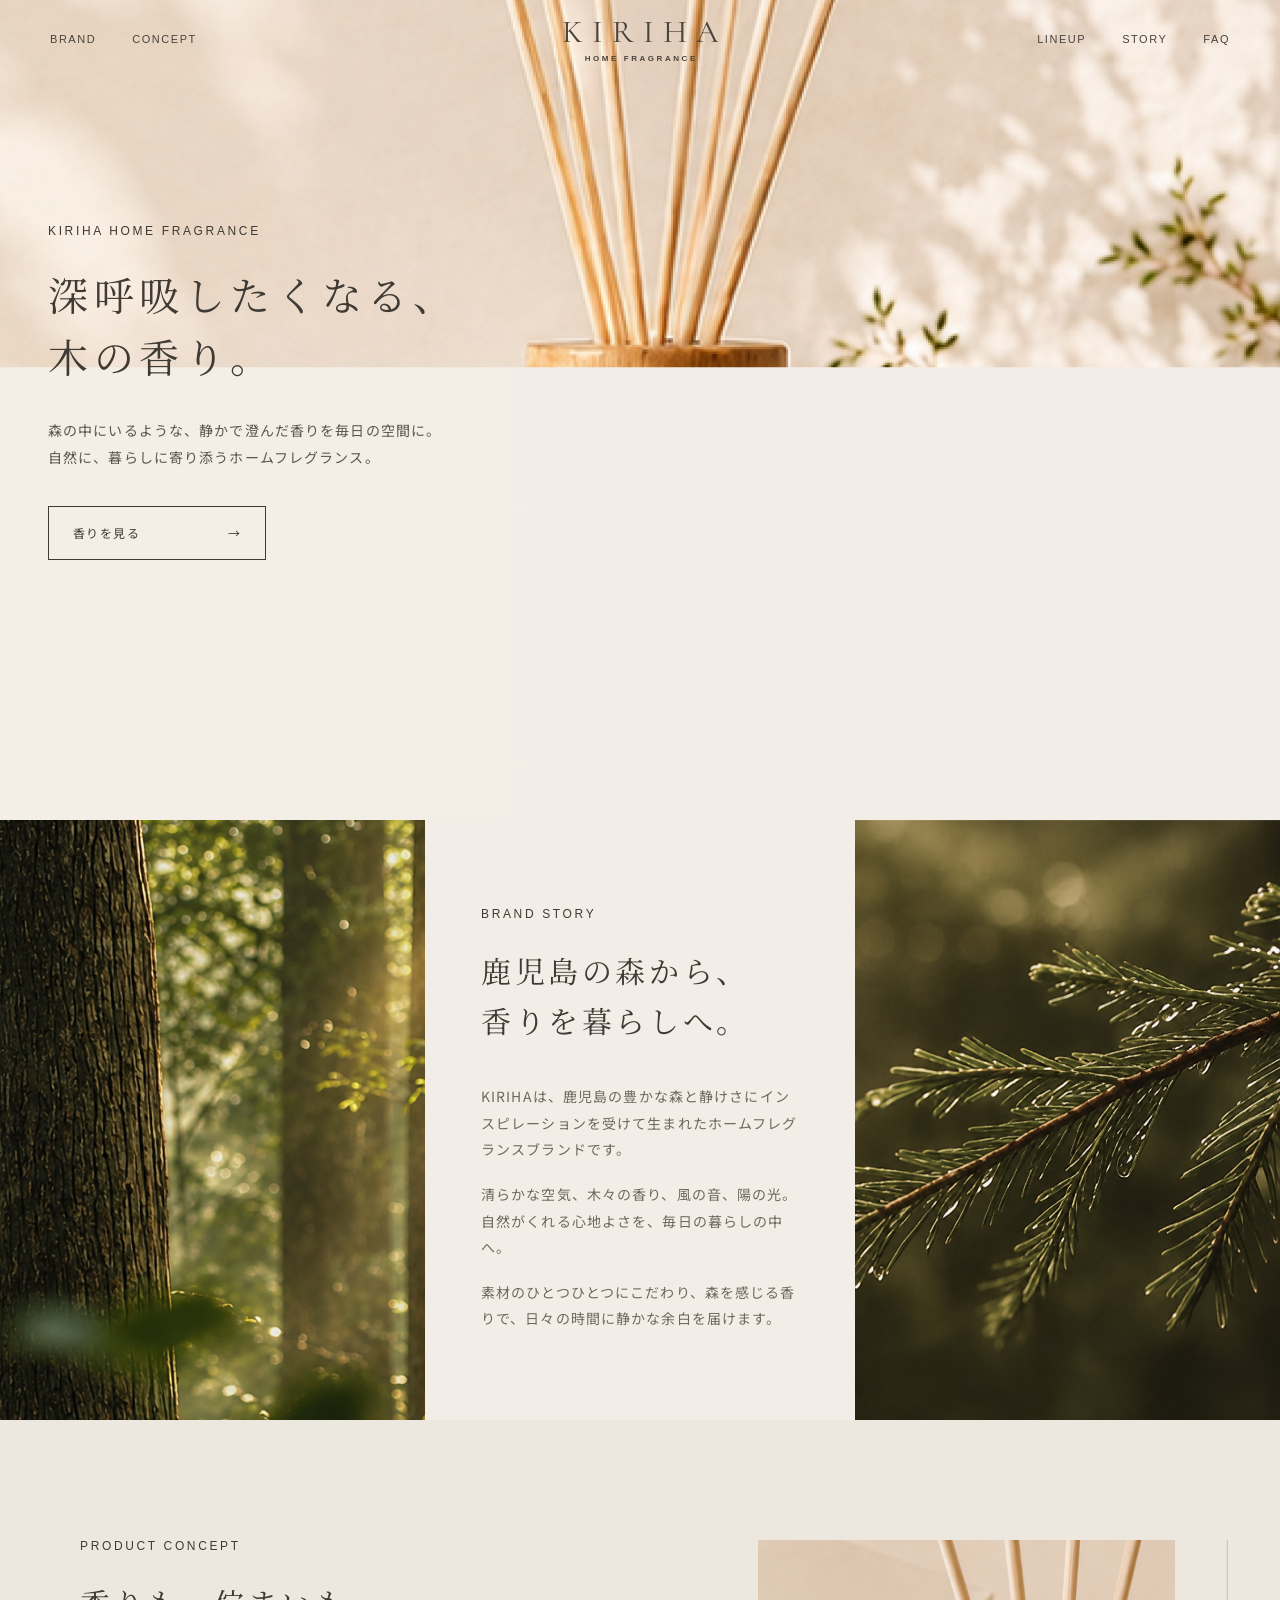
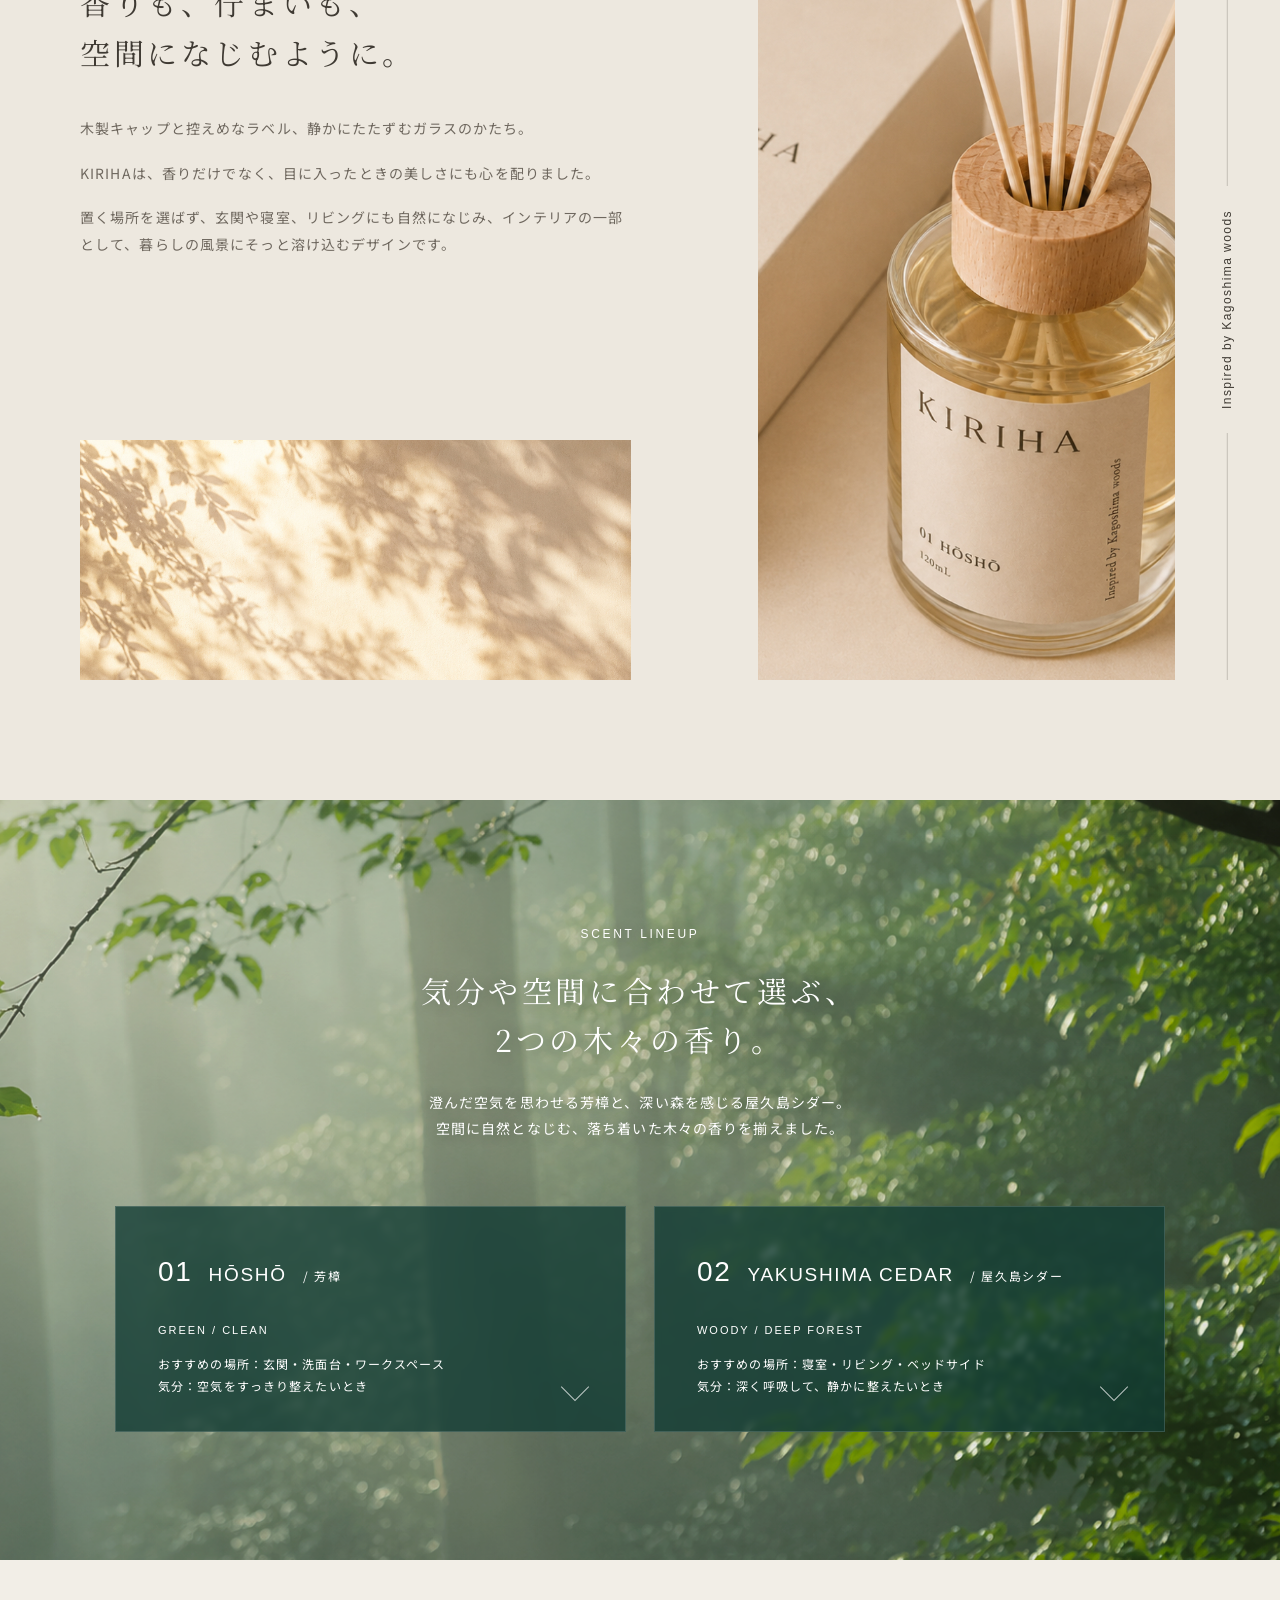
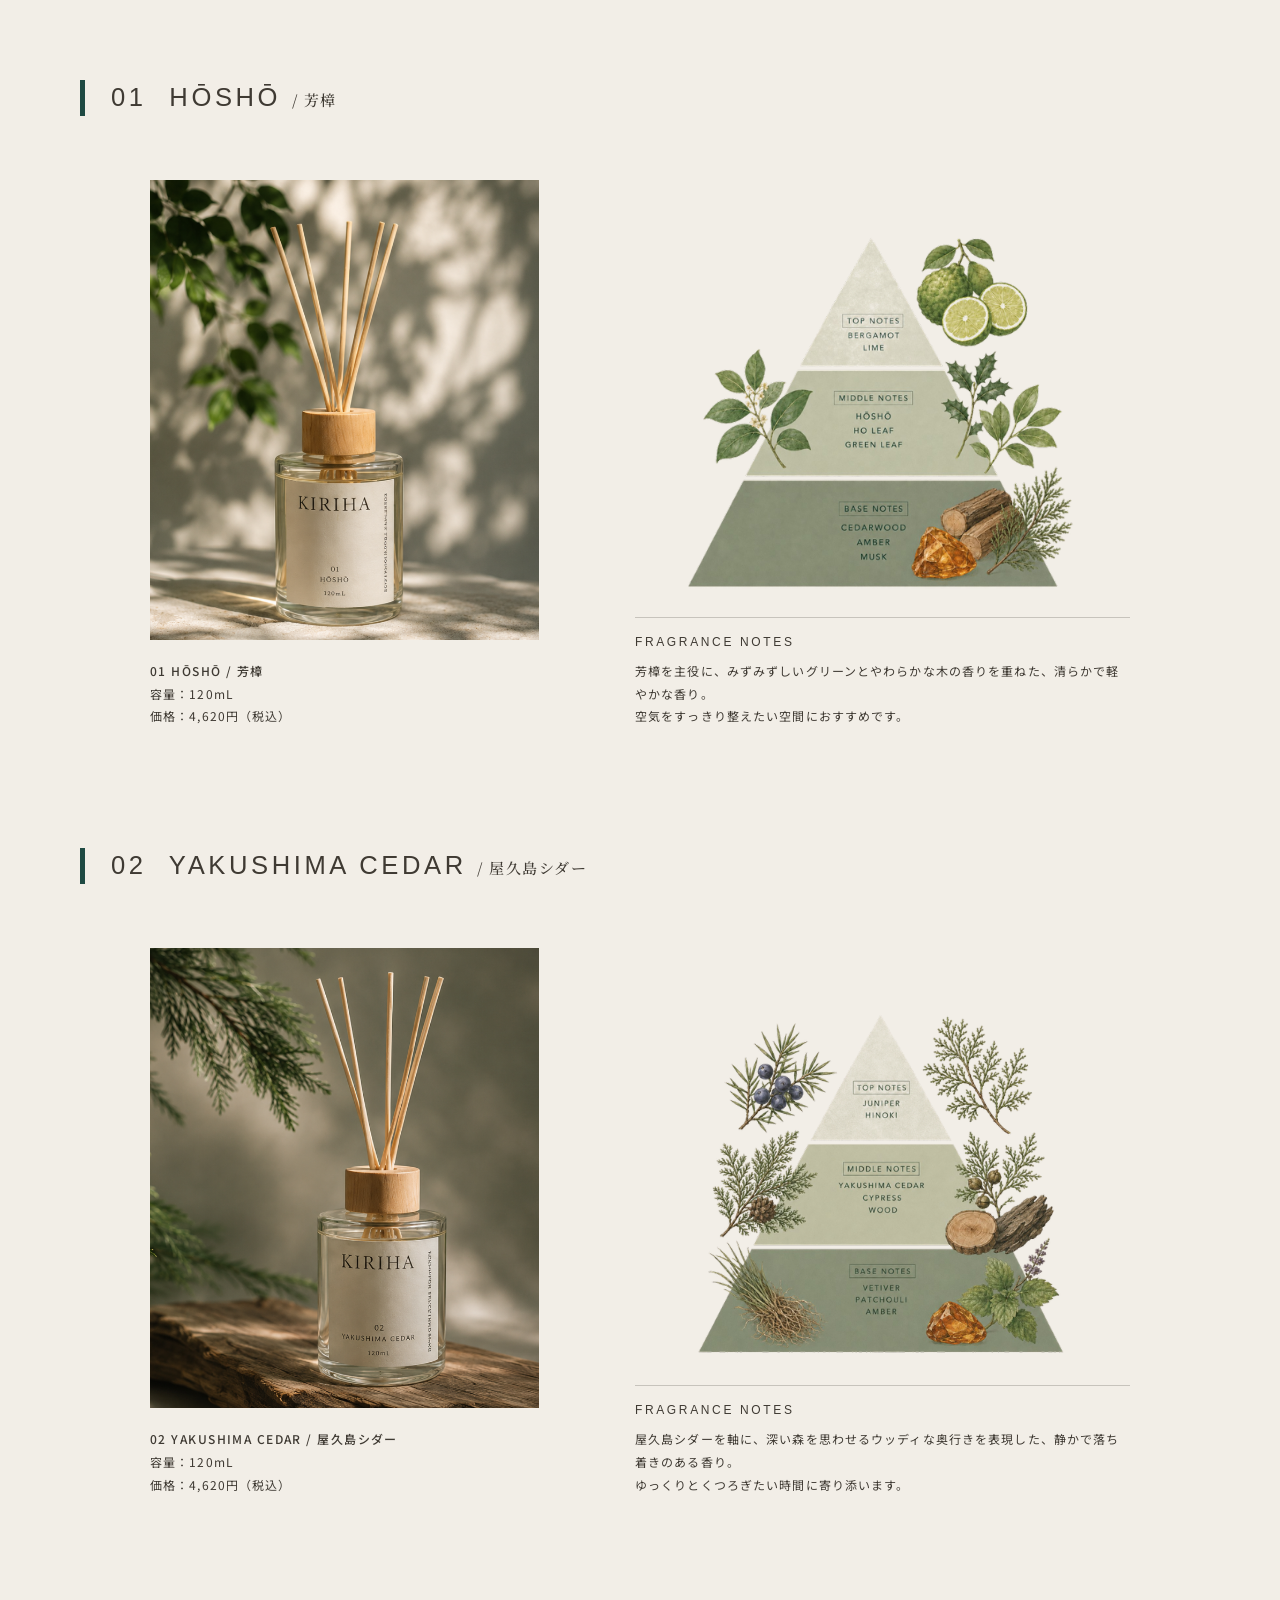
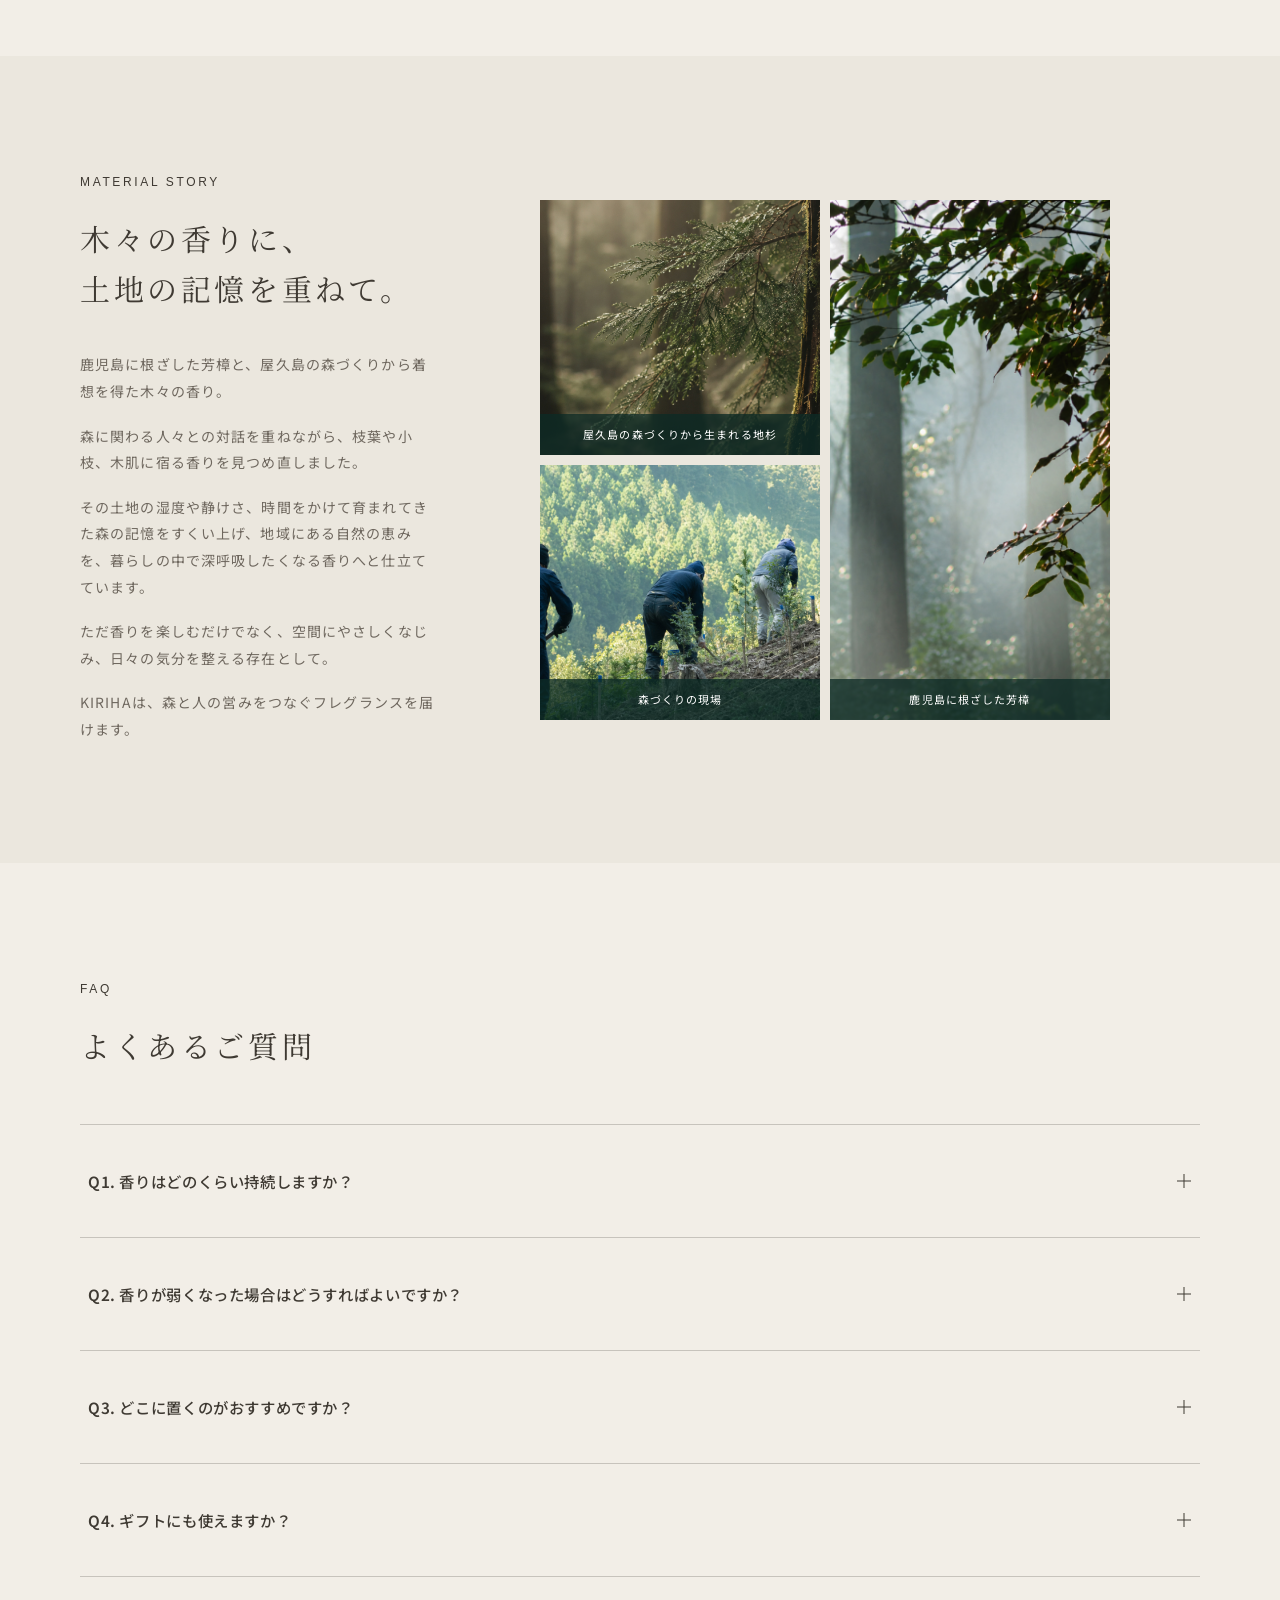
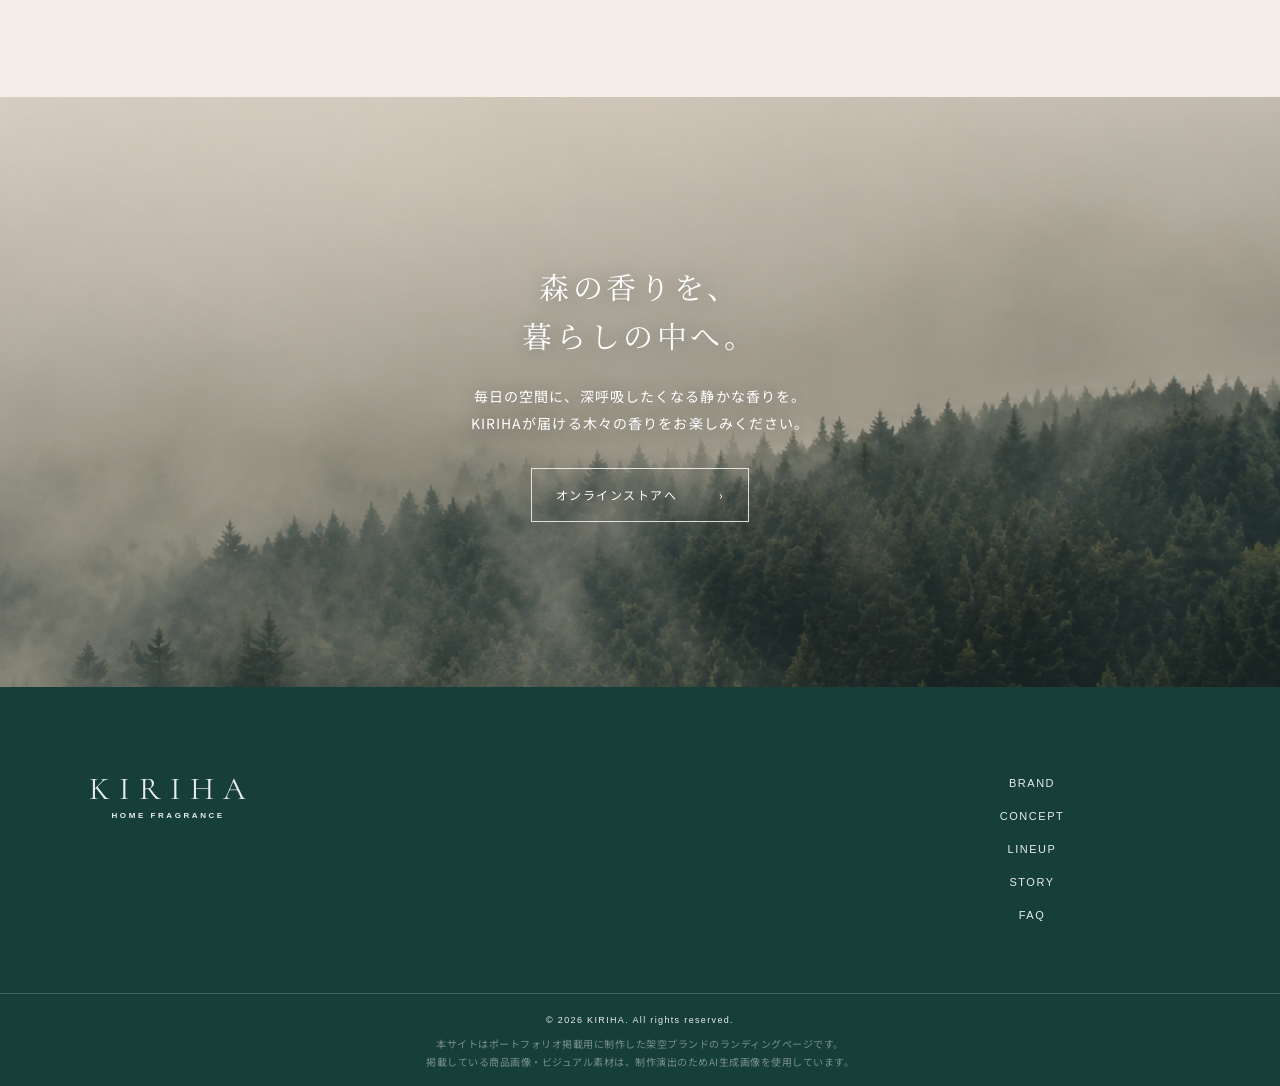
<file: index.html>
<!DOCTYPE html>
<html lang="ja">
<head>
  <meta charset="UTF-8">
  <meta name="viewport" content="width=device-width, initial-scale=1.0">
  <meta name="description" content="鹿児島の森から、木々の香りを暮らしへ届けるKIRIHA HOME FRAGRANCE。">
  <title>KIRIHA HOME FRAGRANCE</title>
  <link rel="preconnect" href="https://fonts.googleapis.com">
  <link rel="preconnect" href="https://fonts.gstatic.com" crossorigin>
  <link href="https://fonts.googleapis.com/css2?family=Cormorant+Garamond:wght@400;500&family=Noto+Sans+JP:wght@400;500&family=Noto+Serif+JP:wght@400;500&display=swap" rel="stylesheet">
  <link rel="stylesheet" href="css/style.css?v=35">
</head>
<body>
  <header class="header">
    <nav class="header__nav" aria-label="メインナビゲーション">
      <div class="header__links header__links--left">
        <a href="#brand-story">BRAND</a>
        <a href="#concept">CONCEPT</a>
      </div>
      <a class="logo" href="#top" aria-label="KIRIHA トップへ">
        <span class="logo__main">KIRIHA</span>
        <span class="logo__sub">HOME FRAGRANCE</span>
      </a>
      <div class="header__links header__links--right">
        <a href="#scent">LINEUP</a>
        <a href="#material">STORY</a>
        <a href="#faq">FAQ</a>
      </div>
      <button class="header__menu-button" type="button" aria-controls="mobile-menu" aria-expanded="false" aria-label="メニューを開く">
        <span></span>
        <span></span>
        <span></span>
      </button>
    </nav>
  </header>
  <div class="mobile-menu" id="mobile-menu" aria-hidden="true">
    <nav class="mobile-menu__nav" aria-label="スマートフォンメニュー">
      <a href="#brand-story">BRAND</a>
      <a href="#concept">CONCEPT</a>
      <a href="#scent">LINEUP</a>
      <a href="#material">STORY</a>
      <a href="#faq">FAQ</a>
    </nav>
  </div>

  <main>
    <section class="hero" id="top">
      <picture class="hero__picture">
        <source media="(max-width: 767px)" srcset="images/hero-main-sp.jpg">
        <img class="hero__image" src="images/hero-main.jpg" alt="木漏れ日の中に置かれたKIRIHAのホームフレグランス">
      </picture>
      <div class="hero__content">
        <div class="hero__heading">
          <p class="eyebrow">KIRIHA HOME FRAGRANCE</p>
          <h1 class="hero__title">深呼吸したくなる、<br>木の香り。</h1>
        </div>
        <div class="hero__details">
          <p class="hero__text">森の中にいるような、静かで澄んだ香りを毎日の空間に。<br>自然に、暮らしに寄り添うホームフレグランス。</p>
          <a class="button button--outline" href="#scent">香りを見る<span aria-hidden="true">→</span></a>
        </div>
      </div>
    </section>

    <section class="brand-story section" id="brand-story">
      <div class="brand-story__grid">
        <div class="brand-story__image brand-story__image--forest">
          <img src="images/brand-story-forest.jpg" alt="木漏れ日が差し込む鹿児島の森">
        </div>
        <div class="brand-story__content">
          <p class="eyebrow">BRAND STORY</p>
          <h2 class="section-title">鹿児島の森から、<br>香りを暮らしへ。</h2>
          <div class="body-copy">
            <p>KIRIHAは、鹿児島の豊かな森と静けさにインスピレーションを受けて生まれたホームフレグランスブランドです。</p>
            <p>清らかな空気、木々の香り、風の音、陽の光。自然がくれる心地よさを、毎日の暮らしの中へ。</p>
            <p>素材のひとつひとつにこだわり、森を感じる香りで、日々の時間に静かな余白を届けます。</p>
          </div>
        </div>
        <div class="brand-story__image brand-story__image--branch">
          <img src="images/brand-story-cedar-branch.jpg" alt="静かな光を受ける杉の枝葉">
        </div>
      </div>
    </section>

    <section class="concept section" id="concept">
      <div class="container concept__grid">
        <div class="concept__content">
          <p class="eyebrow">PRODUCT CONCEPT</p>
          <h2 class="section-title">香りも、佇まいも、<br>空間になじむように。</h2>
          <div class="body-copy">
            <p>木製キャップと控えめなラベル、静かにたたずむガラスのかたち。</p>
            <p>KIRIHAは、香りだけでなく、目に入ったときの美しさにも心を配りました。</p>
            <p>置く場所を選ばず、玄関や寝室、リビングにも自然になじみ、インテリアの一部として、暮らしの風景にそっと溶け込むデザインです。</p>
          </div>
        </div>
        <div class="concept__shadow">
          <img src="images/product-concept-shadow.jpg" alt="やわらかな木漏れ日の影">
        </div>
        <div class="concept__visual">
          <img src="images/product-concept-main.jpg" alt="木製キャップをあしらったKIRIHAのフレグランスボトル">
          <p class="concept__vertical">Inspired by Kagoshima woods</p>
        </div>
      </div>
    </section>

    <section class="scent" id="scent">
      <img class="scent__background" src="images/section-scent-bg.jpg" alt="光が差し込む緑豊かな森">
      <div class="container scent__content">
        <div class="scent__heading">
          <p class="eyebrow">SCENT LINEUP</p>
          <h2 class="section-title">気分や空間に合わせて選ぶ、<br>2つの木々の香り。</h2>
          <p>澄んだ空気を思わせる芳樟と、深い森を感じる屋久島シダー。<br>空間に自然となじむ、落ち着いた木々の香りを揃えました。</p>
        </div>
        <div class="scent__cards">
          <a class="scent-card" href="#hosho">
            <div class="scent-card__title"><span>01</span><h3>HŌSHŌ</h3><span>/ 芳樟</span></div>
            <p class="scent-card__tone">GREEN / CLEAN</p>
            <p>おすすめの場所：玄関・洗面台・ワークスペース</p>
            <p>気分：空気をすっきり整えたいとき</p>
            <span class="scent-card__arrow" aria-hidden="true"></span>
          </a>
          <a class="scent-card" href="#cedar">
            <div class="scent-card__title"><span>02</span><h3>YAKUSHIMA CEDAR</h3><span>/ 屋久島シダー</span></div>
            <p class="scent-card__tone">WOODY / DEEP FOREST</p>
            <p>おすすめの場所：寝室・リビング・ベッドサイド</p>
            <p>気分：深く呼吸して、静かに整えたいとき</p>
            <span class="scent-card__arrow" aria-hidden="true"></span>
          </a>
        </div>
      </div>
    </section>

    <section class="products section" id="products">
      <article class="product container" id="hosho">
        <h2 class="product__heading"><span>01</span> HŌSHŌ <small>/ 芳樟</small></h2>
        <div class="product__grid">
          <div class="product__item">
            <div class="product__image"><img src="images/product-hosho.png" alt="01 HŌSHŌ 芳樟の商品"></div>
            <p><strong>01 HŌSHŌ / 芳樟</strong><br>容量：120mL<br>価格：4,620円（税込）</p>
          </div>
          <div class="product__notes">
            <img src="images/fragrance1_transparent_700px 1.png" alt="芳樟の香りのピラミッド">
            <div>
              <p class="eyebrow">FRAGRANCE NOTES</p>
              <p>芳樟を主役に、みずみずしいグリーンとやわらかな木の香りを重ねた、清らかで軽やかな香り。<br>空気をすっきり整えたい空間におすすめです。</p>
            </div>
          </div>
        </div>
      </article>

      <article class="product container" id="cedar">
        <h2 class="product__heading"><span>02</span> YAKUSHIMA CEDAR <small>/ 屋久島シダー</small></h2>
        <div class="product__grid">
          <div class="product__item">
            <div class="product__image"><img src="images/product-yakushima-cedar.png" alt="02 YAKUSHIMA CEDAR 屋久島シダーの商品"></div>
            <p><strong>02 YAKUSHIMA CEDAR / 屋久島シダー</strong><br>容量：120mL<br>価格：4,620円（税込）</p>
          </div>
          <div class="product__notes">
            <img src="images/fragrance2_transparent_700px 1.png" alt="屋久島シダーの香りのピラミッド">
            <div>
              <p class="eyebrow">FRAGRANCE NOTES</p>
              <p>屋久島シダーを軸に、深い森を思わせるウッディな奥行きを表現した、静かで落ち着きのある香り。<br>ゆっくりとくつろぎたい時間に寄り添います。</p>
            </div>
          </div>
        </div>
      </article>
    </section>

    <section class="material section" id="material">
      <div class="container material__grid">
        <div class="material__content">
          <p class="eyebrow">MATERIAL STORY</p>
          <h2 class="section-title">木々の香りに、<br>土地の記憶を重ねて。</h2>
          <div class="body-copy">
            <p>鹿児島に根ざした芳樟と、屋久島の森づくりから着想を得た木々の香り。</p>
            <p>森に関わる人々との対話を重ねながら、枝葉や小枝、木肌に宿る香りを見つめ直しました。</p>
            <p>その土地の湿度や静けさ、時間をかけて育まれてきた森の記憶をすくい上げ、地域にある自然の恵みを、暮らしの中で深呼吸したくなる香りへと仕立てています。</p>
            <p>ただ香りを楽しむだけでなく、空間にやさしくなじみ、日々の気分を整える存在として。</p>
            <p>KIRIHAは、森と人の営みをつなぐフレグランスを届けます。</p>
          </div>
        </div>
        <div class="material__gallery">
          <figure class="material__photo material__photo--cedar">
            <img src="images/material-cedar.jpg" alt="屋久島の地杉">
            <figcaption>屋久島の森づくりから生まれる地杉</figcaption>
          </figure>
          <figure class="material__photo material__photo--work">
            <img src="images/material-forest-work.jpg" alt="森づくりに取り組む人">
            <figcaption>森づくりの現場</figcaption>
          </figure>
          <figure class="material__photo material__photo--forest">
            <img src="images/material-kagoshima-forest.jpg" alt="鹿児島の森の芳樟">
            <figcaption>鹿児島に根ざした芳樟</figcaption>
          </figure>
        </div>
      </div>
    </section>

    <section class="faq section" id="faq">
      <div class="container faq__inner">
        <p class="eyebrow">FAQ</p>
        <h2 class="section-title">よくあるご質問</h2>
        <div class="faq__list">
          <article class="faq-item">
            <h3><button class="faq-item__question" type="button" aria-expanded="false"><span class="faq-item__question-text"><span class="faq-item__label">Q1.</span> 香りはどのくらい持続しますか？</span><span class="faq-item__icon" aria-hidden="true"></span></button></h3>
            <div class="faq-item__answer"><p><span class="faq-item__answer-label">A.</span> 使用環境にもよりますが、約1.5〜2ヶ月を目安にお楽しみいただけます。</p></div>
          </article>
          <article class="faq-item">
            <h3><button class="faq-item__question" type="button" aria-expanded="false"><span class="faq-item__question-text"><span class="faq-item__label">Q2.</span> 香りが弱くなった場合はどうすればよいですか？</span><span class="faq-item__icon" aria-hidden="true"></span></button></h3>
            <div class="faq-item__answer"><p><span class="faq-item__answer-label">A.</span> リードスティックを上下入れ替えることで、香りが広がりやすくなります。</p></div>
          </article>
          <article class="faq-item">
            <h3><button class="faq-item__question" type="button" aria-expanded="false"><span class="faq-item__question-text"><span class="faq-item__label">Q3.</span> どこに置くのがおすすめですか？</span><span class="faq-item__icon" aria-hidden="true"></span></button></h3>
            <div class="faq-item__answer"><p><span class="faq-item__answer-label">A.</span> 玄関、寝室、リビング、ワークスペースなど、空気を整えたい場所におすすめです。</p></div>
          </article>
          <article class="faq-item">
            <h3><button class="faq-item__question" type="button" aria-expanded="false"><span class="faq-item__question-text"><span class="faq-item__label">Q4.</span> ギフトにも使えますか？</span><span class="faq-item__icon" aria-hidden="true"></span></button></h3>
            <div class="faq-item__answer"><p><span class="faq-item__answer-label">A.</span> 落ち着いた佇まいのパッケージなので、季節の贈りものや引っ越し祝いにもおすすめです。</p></div>
          </article>
        </div>
      </div>
    </section>

    <section class="cta">
      <div class="cta__content">
        <h2 class="section-title">森の香りを、<br>暮らしの中へ。</h2>
        <p>毎日の空間に、深呼吸したくなる静かな香りを。<br>KIRIHAが届ける木々の香りをお楽しみください。</p>
        <a class="button button--light" href="#scent">オンラインストアへ<span aria-hidden="true">›</span></a>
      </div>
    </section>
  </main>

  <footer class="footer">
    <div class="container footer__grid">
      <a class="logo logo--footer" href="#top"><span class="logo__main">KIRIHA</span><span class="logo__sub">HOME FRAGRANCE</span></a>
      <nav class="footer__nav" aria-label="フッターナビゲーション">
        <a href="#brand-story">BRAND</a>
        <a href="#concept">CONCEPT</a>
        <a href="#scent">LINEUP</a>
        <a href="#material">STORY</a>
        <a href="#faq">FAQ</a>
      </nav>
    </div>
    <p class="footer__copyright">© 2026 KIRIHA. All rights reserved.</p>
    <p class="footer__notice">本サイトはポートフォリオ掲載用に制作した架空ブランドのランディングページです。<br>掲載している商品画像・ビジュアル素材は、制作演出のためAI生成画像を使用しています。</p>
  </footer>
  <button class="page-top" type="button" aria-label="ページトップへ戻る" aria-hidden="true">
    <span aria-hidden="true">↑</span>
  </button>
  <script src="js/main.js"></script>
  <script src="js/navigation.js?v=5"></script>
</body>
</html>
</file>
<file: css/style.css>
:root {
  --color-bg: #ebe7de;
  --color-bg-light: #f2eee7;
  --color-text: #3f3a33;
  --color-muted: #6f685f;
  --color-green: #1f4a43;
  --color-deep-green: #173f39;
  --color-line: rgba(63, 58, 51, 0.24);
  --section-space-xl: 160px;
  --section-space-lg: 140px;
  --section-space-md: 120px;
  --section-space-sm: 96px;
  --section-space-sp: 72px;
  --content-width: 1120px;
  --content-width-wide: 1440px;
  --font-serif: "Noto Serif JP", "Yu Mincho", "Hiragino Mincho ProN", serif;
  --font-sans: "Noto Sans JP", "Hiragino Kaku Gothic ProN", "Yu Gothic", "Meiryo", sans-serif;
  --font-en: "Avenir Next", Avenir, "Helvetica Neue", Helvetica, Arial, sans-serif;
  --font-logo: "Cormorant Garamond", "EB Garamond", Garamond, "Times New Roman", serif;
}

* {
  box-sizing: border-box;
}

html {
  scroll-behavior: smooth;
}

section[id],
article[id] {
  scroll-margin-top: 96px;
}

body {
  margin: 0;
  overflow-x: hidden;
  background: var(--color-bg-light);
  color: var(--color-text);
  font-family: var(--font-sans);
  font-size: 14px;
  font-weight: 400;
  line-height: 1.9;
  letter-spacing: 0.08em;
}

body,
button {
  -webkit-font-smoothing: antialiased;
}

body.menu-open {
  overflow: hidden;
}

img {
  display: block;
  width: 100%;
  height: 100%;
  object-fit: cover;
}

a {
  color: inherit;
  text-decoration: none;
}

h1,
h2,
h3,
p,
figure {
  margin: 0;
}

button {
  color: inherit;
  font: inherit;
}

.container {
  width: min(calc(100% - 96px), var(--content-width));
  margin: 0 auto;
}

.section {
  padding: var(--section-space-md) 0;
}

.eyebrow {
  margin-bottom: 26px;
  font-family: var(--font-en);
  font-size: 12px;
  font-weight: 500;
  line-height: 1;
  letter-spacing: 0.22em;
  text-transform: uppercase;
}

.hero__title,
.section-title {
  font-family: var(--font-serif);
}

.section-title {
  font-size: clamp(30px, 2.3vw, 46px);
  font-weight: 400;
  line-height: 1.65;
  letter-spacing: 0.12em;
}

.body-copy {
  display: grid;
  gap: 18px;
  margin-top: 38px;
  color: var(--color-muted);
}

.button {
  display: inline-flex;
  align-items: center;
  justify-content: space-between;
  width: 218px;
  min-height: 54px;
  padding: 0 24px;
  border: 1px solid currentColor;
  font-size: 12px;
  letter-spacing: 0.12em;
  transition: background-color 0.25s ease, color 0.25s ease;
}

.button--outline:hover {
  background: var(--color-green);
  color: #fff;
}

.button--light {
  border-color: rgba(255, 255, 255, 0.8);
  color: #fff;
}

.button--light:hover {
  background: rgba(255, 255, 255, 0.5);
  color: var(--color-green);
}

/* Header */
.header {
  position: fixed;
  top: 0;
  left: 0;
  z-index: 10;
  width: 100%;
  height: 78px;
  border-bottom: 1px solid transparent;
  background: transparent;
  color: #49433c;
  transition: background-color 0.35s ease, border-color 0.35s ease;
}

.header__nav {
  display: grid;
  grid-template-columns: 1fr auto 1fr;
  align-items: center;
  width: min(calc(100% - 96px), 1180px);
  height: 78px;
  margin: 0 auto;
}

.header__links {
  display: flex;
  gap: 36px;
  font-family: var(--font-en);
  font-size: 11px;
  font-weight: 500;
  letter-spacing: 0.14em;
}

.header__links--right {
  justify-content: flex-end;
}

.header__links a,
.footer__nav a {
  position: relative;
  width: fit-content;
  transition: opacity 0.3s ease;
}

.header__links a::after,
.footer__nav a::after {
  position: absolute;
  right: 0;
  bottom: -5px;
  left: 0;
  height: 1px;
  background: currentColor;
  content: "";
  opacity: 0.55;
  transform: scaleX(0);
  transform-origin: right center;
  transition: transform 0.35s ease;
}

.header__links a:hover,
.footer__nav a:hover,
.header__links a:focus-visible,
.footer__nav a:focus-visible {
  opacity: 0.72;
}

.header__links a:hover::after,
.footer__nav a:hover::after,
.header__links a:focus-visible::after,
.footer__nav a:focus-visible::after {
  transform: scaleX(1);
  transform-origin: left center;
}

.header__links a:focus-visible,
.footer__nav a:focus-visible,
.mobile-menu__nav a:focus-visible {
  outline: 1px solid currentColor;
  outline-offset: 6px;
}

.logo {
  display: inline-grid;
  justify-items: center;
  gap: 7px;
  line-height: 1;
}

.logo__main {
  font-family: var(--font-logo);
  font-size: 32px;
  font-weight: 400;
  letter-spacing: 0.28em;
  text-indent: 0.28em;
}

.logo__sub {
  font-family: var(--font-en);
  font-size: 8px;
  font-weight: 600;
  letter-spacing: 0.32em;
  text-indent: 0.32em;
}

.header__menu-button,
.mobile-menu {
  display: none;
}

@media (min-width: 1024px) {
  .header--scrolled {
    border-bottom-color: rgba(63, 58, 51, 0.1);
    background: rgba(250, 247, 240, 0.82);
    -webkit-backdrop-filter: blur(8px);
    backdrop-filter: blur(8px);
  }
}

/* Hero */
.hero {
  position: relative;
  min-height: 820px;
  overflow: hidden;
}

.hero::after {
  position: absolute;
  inset: 0;
  content: "";
  background: linear-gradient(90deg, rgba(248, 243, 233, 0.22) 0%, rgba(248, 243, 233, 0) 54%);
  pointer-events: none;
}

.hero__picture {
  position: absolute;
  inset: 0;
}

.hero__image {
  position: absolute;
  inset: 0;
  object-position: center center;
}

.hero__content {
  position: relative;
  z-index: 1;
  width: min(calc(100% - 96px), var(--content-width-wide));
  margin: 0 auto;
  padding-top: 225px;
}

.hero__heading,
.hero__details {
  min-width: 0;
}

.hero__title {
  margin-bottom: 30px;
  font-size: clamp(40px, 3vw, 58px);
  font-weight: 400;
  line-height: 1.55;
  letter-spacing: 0.14em;
}

.hero__text {
  max-width: 590px;
  margin-bottom: 36px;
  color: #5c554d;
}

/* Brand Story */
.brand-story {
  background: var(--color-bg);
}

.brand-story.section {
  padding-top: 0;
  padding-bottom: 0;
}

.brand-story__grid {
  display: grid;
  grid-template-columns: minmax(0, 1fr) minmax(430px, 0.9fr) minmax(0, 1fr);
  align-items: stretch;
  max-width: 1920px;
  min-height: 540px;
  margin: 0 auto;
}

.brand-story__image {
  min-height: 600px;
  overflow: hidden;
}

.brand-story__image--forest img {
  object-position: 53% center;
}

.brand-story__image--branch img {
  object-position: 48% center;
}

.brand-story__content {
  display: flex;
  flex-direction: column;
  justify-content: center;
  padding: 72px 56px;
  background: var(--color-bg-light);
}

/* Product Concept */
.concept {
  background: #ede8df;
}

.concept__grid {
  display: grid;
  grid-template-areas:
    "content visual"
    "shadow visual";
  grid-template-columns: minmax(0, 0.92fr) minmax(440px, 0.78fr);
  grid-template-rows: minmax(0, 1fr) 240px;
  column-gap: clamp(80px, 8vw, 140px);
  row-gap: 62px;
  max-width: var(--content-width);
}

.concept__content {
  grid-area: content;
  align-self: start;
}

.concept__shadow {
  grid-area: shadow;
  width: 100%;
  height: 240px;
  overflow: hidden;
}

.concept__shadow img {
  object-position: center 58%;
}

.concept__visual {
  position: relative;
  grid-area: visual;
  justify-self: center;
  width: min(calc(100% - 50px), 440px);
  height: 100%;
  min-height: 740px;
  margin: 0 auto;
}

.concept__visual > img {
  object-position: center center;
}

.concept__vertical {
  position: absolute;
  top: 0;
  right: -64px;
  display: flex;
  align-items: center;
  height: 100%;
  padding: 0;
  font-family: var(--font-en);
  font-size: 12px;
  font-weight: 500;
  letter-spacing: 0.12em;
  transform: rotate(180deg);
  transform-origin: center;
  writing-mode: vertical-rl;
}

.concept__vertical::before,
.concept__vertical::after {
  flex: 1 1 auto;
  width: 1px;
  min-height: 0;
  background: var(--color-line);
  content: "";
}

.concept__vertical::before {
  margin-bottom: 24px;
}

.concept__vertical::after {
  margin-top: 24px;
}

/* Scent Lineup */
.scent {
  position: relative;
  display: flex;
  align-items: center;
  min-height: 760px;
  overflow: hidden;
  color: #fff;
}

.scent::after {
  position: absolute;
  inset: 0;
  content: "";
  background: rgba(14, 42, 35, 0.08);
}

.scent__background {
  position: absolute;
  inset: 0;
  object-position: center center;
}

.scent__content {
  position: relative;
  z-index: 1;
}

.scent__heading {
  max-width: 680px;
  margin: 0 auto 64px;
  text-align: center;
  text-shadow: 0 1px 14px rgba(8, 35, 29, 0.32);
}

.scent__heading .section-title {
  margin-bottom: 24px;
}

.scent__cards {
  display: grid;
  grid-template-columns: repeat(2, minmax(0, 1fr));
  gap: 28px;
  max-width: 1050px;
  margin: 0 auto;
}

.scent-card {
  position: relative;
  min-height: 220px;
  padding: 38px 42px 34px;
  border: 1px solid rgba(255, 255, 255, 0.15);
  background: rgba(17, 60, 52, 0.78);
  font-family: var(--font-sans);
  backdrop-filter: blur(3px);
  transition: background-color 0.25s ease, transform 0.25s ease;
}

.scent-card:hover {
  background: rgba(13, 52, 45, 0.92);
  transform: translateY(-4px);
}

.scent-card__title {
  display: flex;
  align-items: baseline;
  gap: 16px;
  margin-bottom: 22px;
  font-family: var(--font-en);
  letter-spacing: 0.12em;
}

.scent-card__title h3 {
  font-size: 19px;
  font-weight: 500;
}

.scent-card__title > span:first-child {
  font-size: 28px;
}

.scent-card__title > span:last-child {
  font-family: var(--font-sans);
  font-size: 12px;
}

.scent-card__tone {
  margin-bottom: 12px;
  font-family: var(--font-en);
  font-size: 11px;
  font-weight: 500;
  letter-spacing: 0.18em;
}

.scent-card > p:not(.scent-card__tone) {
  font-size: 12px;
  line-height: 1.85;
}

.scent-card__arrow {
  position: absolute;
  right: 40px;
  bottom: 34px;
  width: 20px;
  height: 20px;
  border-right: 1px solid rgba(255, 255, 255, 0.7);
  border-bottom: 1px solid rgba(255, 255, 255, 0.7);
  transform: rotate(45deg);
}

/* Product Details */
.products {
  padding-bottom: var(--section-space-xl);
  background: var(--color-bg-light);
}

.product {
  max-width: 1120px;
}

.product + .product {
  margin-top: var(--section-space-md);
}

.product__heading {
  margin-bottom: 64px;
  padding-left: 26px;
  border-left: 5px solid var(--color-green);
  font-family: var(--font-en);
  font-size: clamp(24px, 2vw, 34px);
  font-weight: 500;
  line-height: 1.4;
  letter-spacing: 0.14em;
}

.product__heading span {
  margin-right: 12px;
  font-size: inherit;
}

.product__heading small {
  font-family: var(--font-serif);
  font-size: 15px;
  letter-spacing: 0.1em;
}

.product__grid {
  display: grid;
  grid-template-columns: minmax(0, 0.88fr) minmax(0, 1.12fr);
  align-items: end;
  gap: 96px;
  padding: 0 70px;
}

.product__item {
  display: grid;
  gap: 20px;
}

.product__image {
  height: 460px;
  overflow: hidden;
}

.product__image img {
  object-position: center center;
}

.product__item p,
.product__notes p {
  font-size: 12px;
}

.product__item strong {
  font-family: var(--font-sans);
  font-weight: 500;
  letter-spacing: 0.12em;
}

.product__notes {
  display: grid;
  gap: 24px;
}

.product__notes > img {
  height: 370px;
  object-fit: contain;
}

.product__notes .eyebrow {
  margin-bottom: 12px;
  padding-top: 18px;
  border-top: 1px solid var(--color-line);
}

/* Material Story */
.material {
  background: var(--color-bg);
}

.material__grid {
  display: grid;
  grid-template-columns: minmax(0, 0.8fr) minmax(570px, 1fr);
  align-items: center;
  gap: 100px;
  max-width: var(--content-width);
}

.material__gallery {
  display: grid;
  grid-template-columns: 1fr 1fr;
  grid-template-rows: 255px 255px;
  gap: 10px;
}

.material__photo {
  position: relative;
  overflow: hidden;
}

.material__photo--forest {
  grid-column: 2;
  grid-row: 1 / 3;
}

.material__photo img {
  transition: transform 0.5s ease;
}

.material__photo:hover img {
  transform: scale(1.025);
}

.material__photo figcaption {
  position: absolute;
  right: 0;
  bottom: 0;
  left: 0;
  padding: 12px 16px;
  background: rgba(12, 43, 37, 0.76);
  color: #fff;
  font-size: 11px;
  line-height: 1.5;
  text-align: center;
}

/* FAQ */
.faq {
  background: var(--color-bg-light);
}

.faq__inner {
  max-width: 1120px;
}

.faq__list {
  margin-top: 54px;
  border-top: 1px solid var(--color-line);
}

.faq-item {
  border-bottom: 1px solid var(--color-line);
}

.faq-item h3 {
  font-size: inherit;
  font-weight: inherit;
}

.faq-item__question {
  display: flex;
  align-items: center;
  justify-content: space-between;
  width: 100%;
  min-height: 112px;
  padding: 0 8px;
  border: 0;
  background: transparent;
  cursor: pointer;
  font-size: clamp(15px, 1.2vw, 23px);
  font-weight: 500;
  line-height: 1.7;
  letter-spacing: 0.04em;
  text-align: left;
}

.faq-item__question-text {
  padding-right: 36px;
}

.faq-item__label {
  font-weight: 600;
}

.faq-item__icon {
  position: relative;
  flex: 0 0 auto;
  width: 16px;
  height: 16px;
}

.faq-item__icon::before,
.faq-item__icon::after {
  position: absolute;
  top: 50%;
  left: 50%;
  width: 14px;
  height: 1px;
  background: currentColor;
  content: "";
  transform: translate(-50%, -50%);
  transition: transform 0.25s ease;
}

.faq-item__icon::after {
  transform: translate(-50%, -50%) rotate(90deg);
}

.faq-item--open .faq-item__icon::after {
  transform: translate(-50%, -50%) rotate(0deg);
}

.faq-item__answer {
  max-height: 0;
  overflow: hidden;
  color: var(--color-muted);
  transition: max-height 0.35s ease;
}

.faq-item__answer p {
  padding: 2px 52px 38px 34px;
  font-size: clamp(15px, 1.2vw, 23px);
  font-weight: 400;
  line-height: 1.9;
  letter-spacing: 0.03em;
}

.faq-item__answer-label {
  color: var(--color-text);
  font-weight: 600;
}

/* Contact CTA */
.cta {
  position: relative;
  display: grid;
  place-items: center;
  min-height: 590px;
  padding: var(--section-space-sm) 24px;
  background-image: linear-gradient(rgba(31, 52, 46, 0.12), rgba(31, 52, 46, 0.28)), url("../images/cta-forest-bg.jpg");
  background-position: center 42%;
  background-size: cover;
  color: #fff;
  text-align: center;
}

.cta__content {
  text-shadow: 0 2px 18px rgba(16, 40, 34, 0.35);
}

.cta .section-title {
  margin-bottom: 22px;
}

.cta p {
  margin-bottom: 32px;
}

/* Footer */
.footer {
  padding-top: 86px;
  background: var(--color-deep-green);
  color: rgba(255, 255, 255, 0.9);
}

.footer__grid {
  display: grid;
  grid-template-columns: 1.4fr 0.6fr;
  min-height: 220px;
}

.logo--footer {
  align-self: start;
  justify-self: start;
}

.footer__nav {
  display: flex;
  flex-direction: column;
  align-items: center;
  justify-self: center;
  gap: 12px;
  font-family: var(--font-en);
  font-size: 11px;
  font-weight: 500;
  letter-spacing: 0.14em;
  text-align: center;
}

.footer__copyright {
  padding: 18px 24px 0;
  border-top: 1px solid rgba(255, 255, 255, 0.18);
  font-family: var(--font-en);
  font-size: 9px;
  font-weight: 500;
  letter-spacing: 0.15em;
  text-align: center;
}

.footer__notice {
  margin-top: 6px;
  padding: 0 24px 16px;
  color: rgba(255, 255, 255, 0.42);
  font-family: var(--font-sans);
  font-size: 10px;
  line-height: 1.75;
  letter-spacing: 0.05em;
  text-align: center;
}

/* Page Top */
.page-top {
  position: fixed;
  right: 32px;
  bottom: 32px;
  z-index: 9;
  display: grid;
  place-items: center;
  width: 52px;
  height: 52px;
  padding: 0;
  border: 1px solid var(--color-green);
  border-radius: 50%;
  background: rgba(242, 238, 231, 0.88);
  color: var(--color-green);
  cursor: pointer;
  opacity: 0;
  pointer-events: none;
  transform: translateY(8px);
  transition: background-color 0.3s ease, color 0.3s ease, opacity 0.35s ease, transform 0.35s ease, visibility 0.35s;
  visibility: hidden;
}

.page-top span {
  font-family: var(--font-en);
  font-size: 17px;
  font-weight: 400;
  line-height: 1;
}

.page-top--visible {
  opacity: 0.82;
  pointer-events: auto;
  transform: translateY(0);
  visibility: visible;
}

.page-top:hover {
  background: var(--color-green);
  color: var(--color-bg-light);
  opacity: 1;
}

.page-top:focus-visible {
  outline: 1px solid var(--color-deep-green);
  outline-offset: 4px;
}

/* Responsive */
@media (max-width: 1023px) {
  section[id],
  article[id] {
    scroll-margin-top: 80px;
  }

  .container {
    width: min(calc(100% - 80px), var(--content-width));
  }

  .section {
    padding: var(--section-space-sm) 0;
  }

  .header {
    z-index: 30;
    height: 64px;
    background: rgba(250, 247, 240, 0.86);
    backdrop-filter: blur(8px);
  }

  .header__nav {
    display: flex;
    align-items: center;
    justify-content: space-between;
    width: 100%;
    height: 64px;
    padding: 0 40px;
  }

  .header__links {
    display: none;
  }

  .header .logo {
    position: relative;
    z-index: 12;
    justify-items: center;
  }

  .header .logo__main {
    font-size: 25px;
    text-indent: 0;
  }

  .header .logo__sub {
    font-size: 6px;
    text-indent: 0;
  }

  .header__menu-button {
    position: relative;
    z-index: 12;
    display: block;
    width: 44px;
    height: 44px;
    padding: 0;
    border: 0;
    background: transparent;
    cursor: pointer;
  }

  .header__menu-button span {
    position: absolute;
    left: 10px;
    width: 24px;
    height: 1px;
    background: #544c44;
    transition: top 0.35s ease, transform 0.35s ease, opacity 0.25s ease;
  }

  .header__menu-button span:nth-child(1) {
    top: 15px;
  }

  .header__menu-button span:nth-child(2) {
    top: 22px;
  }

  .header__menu-button span:nth-child(3) {
    top: 29px;
  }

  .header--menu-open .header__menu-button span:nth-child(1) {
    top: 22px;
    transform: rotate(45deg);
  }

  .header--menu-open .header__menu-button span:nth-child(2) {
    opacity: 0;
  }

  .header--menu-open .header__menu-button span:nth-child(3) {
    top: 22px;
    transform: rotate(-45deg);
  }

  .mobile-menu {
    position: fixed;
    top: 64px;
    right: 0;
    bottom: 0;
    left: 0;
    z-index: 20;
    display: block;
    visibility: hidden;
    padding: clamp(24px, 5vh, 44px) 40px 32px;
    background: rgba(248, 243, 233, 0.97);
    color: var(--color-text);
    -webkit-backdrop-filter: blur(12px);
    backdrop-filter: blur(12px);
    opacity: 0;
    overflow-y: auto;
    overscroll-behavior: contain;
    pointer-events: none;
    transform: translateY(-12px);
    transition: opacity 0.35s ease, transform 0.35s ease, visibility 0.35s;
  }

  body.menu-open .mobile-menu {
    visibility: visible;
    opacity: 1;
    pointer-events: auto;
    transform: none;
  }

  .mobile-menu__nav {
    display: grid;
    gap: 0;
    width: min(100%, 600px);
    margin: 0 auto;
    border-top: 1px solid var(--color-line);
  }

  .mobile-menu__nav a {
    position: relative;
    display: flex;
    align-items: baseline;
    gap: 24px;
    min-height: 64px;
    padding: clamp(15px, 2.4vh, 20px) 8px;
    border-bottom: 1px solid var(--color-line);
    background: rgba(242, 238, 231, 0.14);
    color: var(--color-text);
    font-family: var(--font-en);
    font-size: 22px;
    font-weight: 500;
    line-height: 1.5;
    letter-spacing: 0.18em;
    transition: color 0.3s ease, opacity 0.3s ease;
  }

  .mobile-menu__nav a::after {
    position: absolute;
    right: 4px;
    bottom: -1px;
    left: 4px;
    height: 1px;
    background: var(--color-green);
    content: "";
    opacity: 0.45;
    transform: scaleX(0);
    transform-origin: right center;
    transition: transform 0.35s ease;
  }

  .mobile-menu__nav a:hover,
  .mobile-menu__nav a:focus-visible {
    color: var(--color-green);
  }

  .mobile-menu__nav a:hover::after,
  .mobile-menu__nav a:focus-visible::after {
    transform: scaleX(1);
    transform-origin: left center;
  }

  .hero {
    display: flex;
    flex-direction: column;
    min-height: 0;
    padding-top: 64px;
    overflow: visible;
  }

  .hero::after {
    display: none;
  }

  .hero__picture {
    position: relative;
    inset: auto;
    flex: 0 0 auto;
    height: 500px;
  }

  .hero__image {
    position: static;
    inset: auto;
    height: 100%;
    object-position: 54% center;
  }

  .hero__content {
    width: 100%;
    margin: 0;
    padding: 48px 40px 56px;
    background: var(--color-bg-light);
  }

  .hero__title {
    margin-bottom: 24px;
    font-size: clamp(36px, 5.2vw, 46px);
  }

  .hero__text {
    margin-bottom: 30px;
  }

  .brand-story__grid {
    grid-template-columns: 1fr 1.15fr;
  }

  .brand-story__image--branch {
    display: none;
  }

  .concept__grid {
    grid-template-areas:
      "shadow"
      "content"
      "visual";
    grid-template-columns: 1fr;
    grid-template-rows: auto;
    gap: 56px;
    max-width: 720px;
  }

  .concept__shadow {
    width: min(100%, 640px);
    height: 220px;
    margin: 0 auto;
  }

  .concept__visual {
    width: min(calc(100% - 50px), 520px);
    height: 620px;
    min-height: 0;
  }

  .concept__vertical {
    display: none;
  }

  .scent__cards {
    grid-template-columns: 1fr;
    max-width: 720px;
  }

  .product__grid {
    grid-template-columns: 1fr;
    gap: 64px;
    max-width: 720px;
    margin: 0 auto;
    padding: 0 40px;
  }

  .product__image {
    height: auto;
    aspect-ratio: 0.81;
  }

  .product__notes > img {
    height: auto;
    aspect-ratio: 1 / 0.96;
  }

  .material__grid {
    grid-template-columns: 1fr;
  }

  .material__content {
    max-width: 720px;
  }

  .footer__grid {
    grid-template-columns: 1fr;
    justify-content: center;
    row-gap: 46px;
    width: min(calc(100% - 80px), 480px);
    min-height: 300px;
    margin: 0 auto;
  }

  .logo--footer {
    grid-column: 1;
    justify-self: center;
    justify-items: center;
    width: max-content;
    text-align: center;
  }

  .logo--footer .logo__main,
  .logo--footer .logo__sub {
    width: 100%;
    text-align: center;
    text-indent: 0.3em;
  }

}

@media (min-width: 768px) and (max-width: 1023px) {
  .hero__content {
    display: grid;
    grid-template-columns: minmax(0, 1fr) minmax(260px, 0.85fr);
    align-items: end;
    column-gap: clamp(32px, 5vw, 48px);
    padding: 64px 48px 72px;
  }

  .hero__title {
    margin-bottom: 0;
    font-size: clamp(33px, 4.2vw, 42px);
  }

  .hero__details {
    align-self: end;
    justify-self: end;
    width: min(100%, 360px);
  }

  .hero__text {
    max-width: 360px;
    margin-bottom: 26px;
  }

  .scent {
    min-height: auto;
    padding: 96px 0 104px;
  }

  .scent__heading {
    margin-bottom: 48px;
  }

  .scent__cards {
    gap: 24px;
  }
}

@media (max-width: 767px) {
  body {
    font-size: 13px;
  }

  .container {
    width: min(calc(100% - 40px), var(--content-width));
  }

  .section {
    padding: var(--section-space-sp) 0;
  }

  .section-title {
    font-size: 27px;
  }

  .eyebrow {
    margin-bottom: 18px;
  }

  .body-copy {
    gap: 14px;
    margin-top: 28px;
  }

  .header__nav {
    padding: 0 20px;
  }

  .mobile-menu {
    padding: clamp(18px, 4vh, 28px) 20px 24px;
  }

  .mobile-menu__nav a {
    min-height: 60px;
    gap: 18px;
    padding: clamp(13px, 2vh, 16px) 4px;
    font-size: 20px;
  }

  .hero__picture {
    height: 560px;
  }

  .hero__image {
    object-position: center center;
  }

  .hero__content {
    padding: 44px 20px 52px;
  }

  .hero__title {
    margin-bottom: 22px;
    font-size: 34px;
    letter-spacing: 0.06em;
  }

  .hero__text {
    max-width: 100%;
    margin-bottom: 28px;
    font-size: 14px;
    line-height: 2;
  }

  .hero__text br {
    display: none;
  }

  .button {
    width: 190px;
    min-height: 50px;
  }

  .brand-story__grid {
    display: flex;
    flex-direction: column;
    min-height: 0;
  }

  .brand-story__image {
    width: 100%;
    height: 200px;
    min-height: 200px;
  }

  .brand-story__image--forest img {
    object-position: center center;
  }

  .brand-story__content {
    padding: var(--section-space-sp) 20px;
  }

  .concept__grid {
    display: flex;
    flex-direction: column;
    gap: 48px;
  }

  .concept__shadow {
    order: -1;
    width: 100%;
    height: 160px;
  }

  .concept__visual {
    width: min(100%, 440px);
    height: 520px;
  }

  .scent {
    min-height: 880px;
    padding: 96px 0 var(--section-space-sp);
  }

  .scent__background {
    object-position: 58% center;
  }

  .scent__heading {
    margin-bottom: 42px;
  }

  .scent__heading br {
    display: none;
  }

  .scent__cards {
    gap: 14px;
  }

  .scent-card {
    min-height: 212px;
    padding: 30px 26px;
  }

  .scent-card__title {
    flex-wrap: wrap;
    gap: 8px 12px;
  }

  .scent-card__arrow {
    right: 28px;
    bottom: 28px;
  }

  .products {
    padding-bottom: var(--section-space-sm);
  }

  .product + .product {
    margin-top: var(--section-space-sm);
  }

  .product__heading {
    margin-bottom: 42px;
    padding-left: 18px;
    font-size: 23px;
  }

  .product__heading small {
    display: block;
    margin-top: 5px;
  }

  .product__grid {
    gap: 52px;
    padding: 0;
  }

  .material__grid {
    gap: 50px;
  }

  .material__gallery {
    grid-template-columns: 1fr 1fr;
    grid-template-rows: 185px 260px;
  }

  .material__photo--forest {
    grid-column: 1 / 3;
    grid-row: 2;
  }

  .material__photo figcaption {
    padding: 9px 6px;
    font-size: 9px;
  }

  .faq__list {
    margin-top: 36px;
  }

  .faq-item__question {
    min-height: 86px;
    gap: 20px;
    font-size: 16px;
    line-height: 1.75;
  }

  .faq-item__answer p {
    padding: 0 28px 28px 12px;
    font-size: 14px;
    line-height: 1.9;
  }

  .cta {
    min-height: 500px;
    background-position: 58% center;
  }

  .cta p br {
    display: none;
  }

  .footer {
    padding-top: 60px;
  }

  .footer__grid {
    row-gap: 40px;
    width: min(calc(100% - 64px), 360px);
    min-height: 280px;
  }

  .page-top {
    right: 18px;
    bottom: 18px;
    width: 46px;
    height: 46px;
  }

}

@media (prefers-reduced-motion: reduce) {
  html {
    scroll-behavior: auto;
  }

  *,
  *::before,
  *::after {
    transition-duration: 0.01ms !important;
  }
}
</file>
